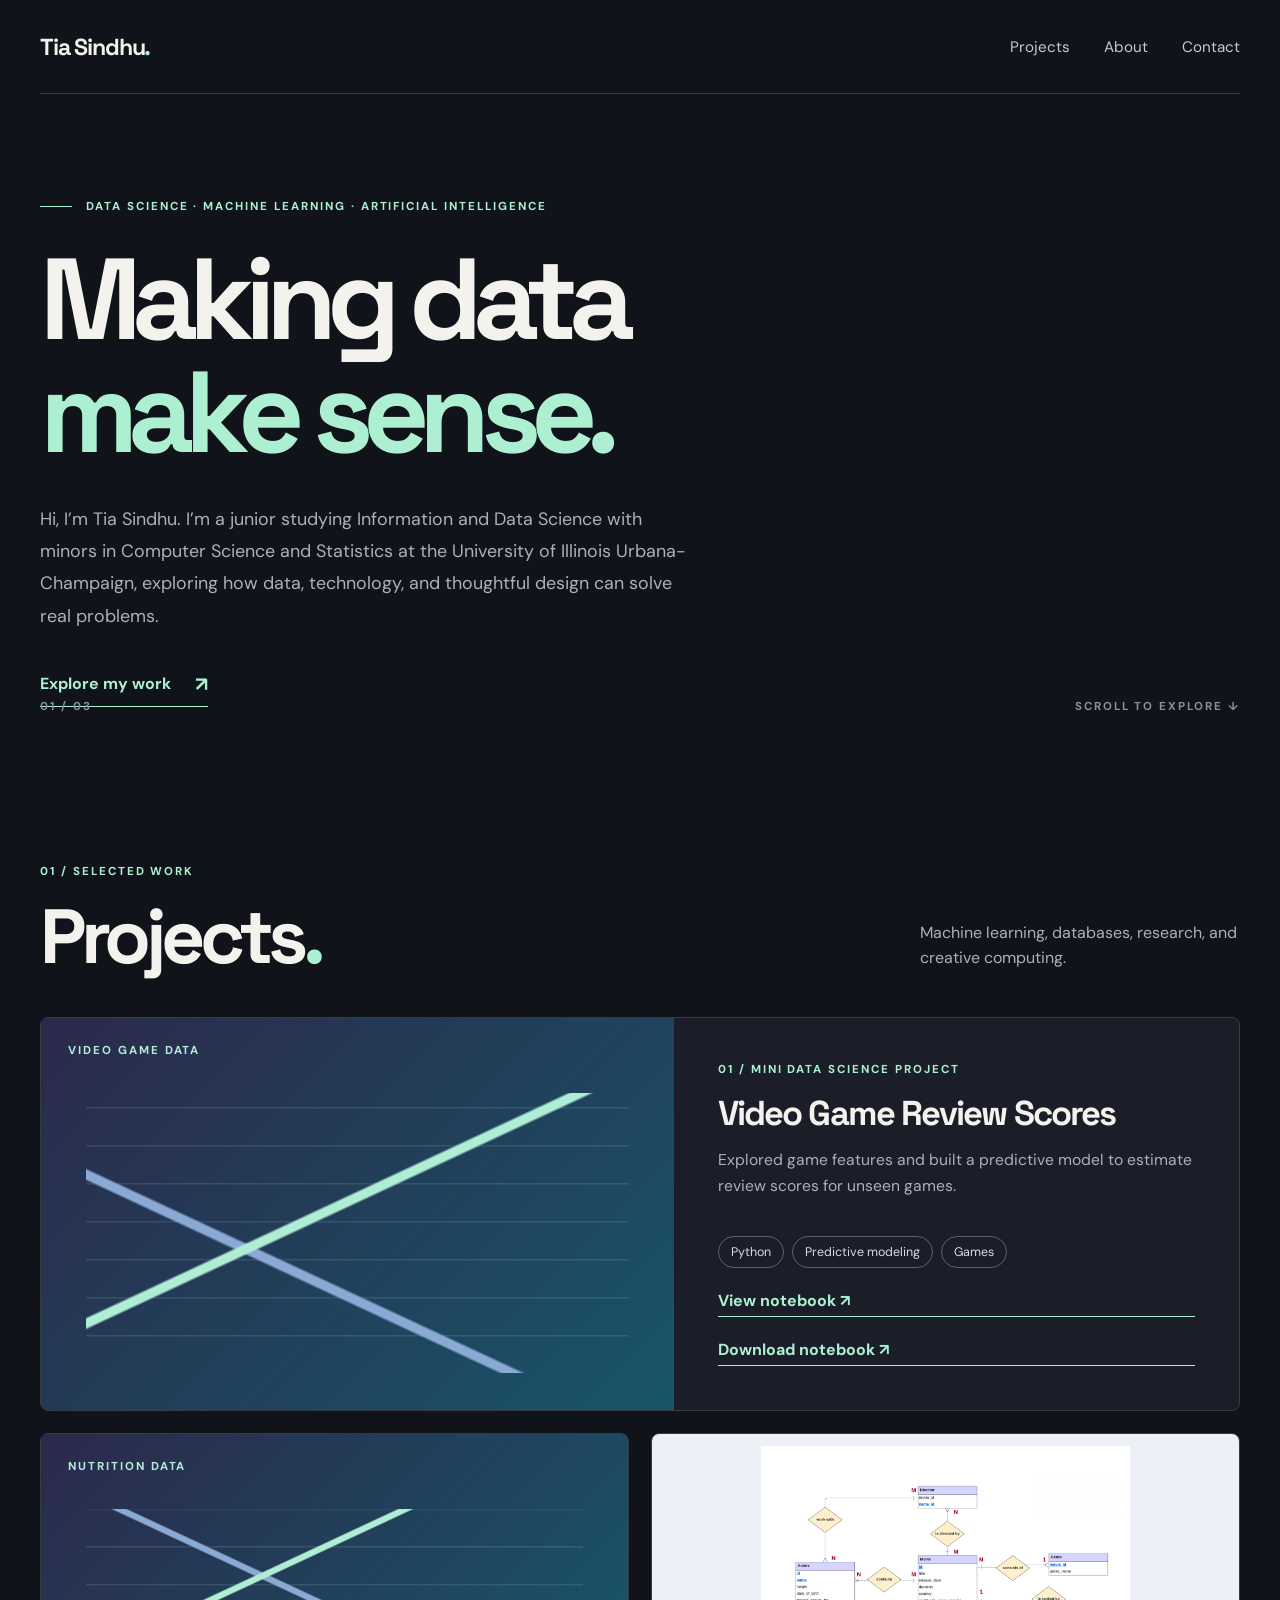
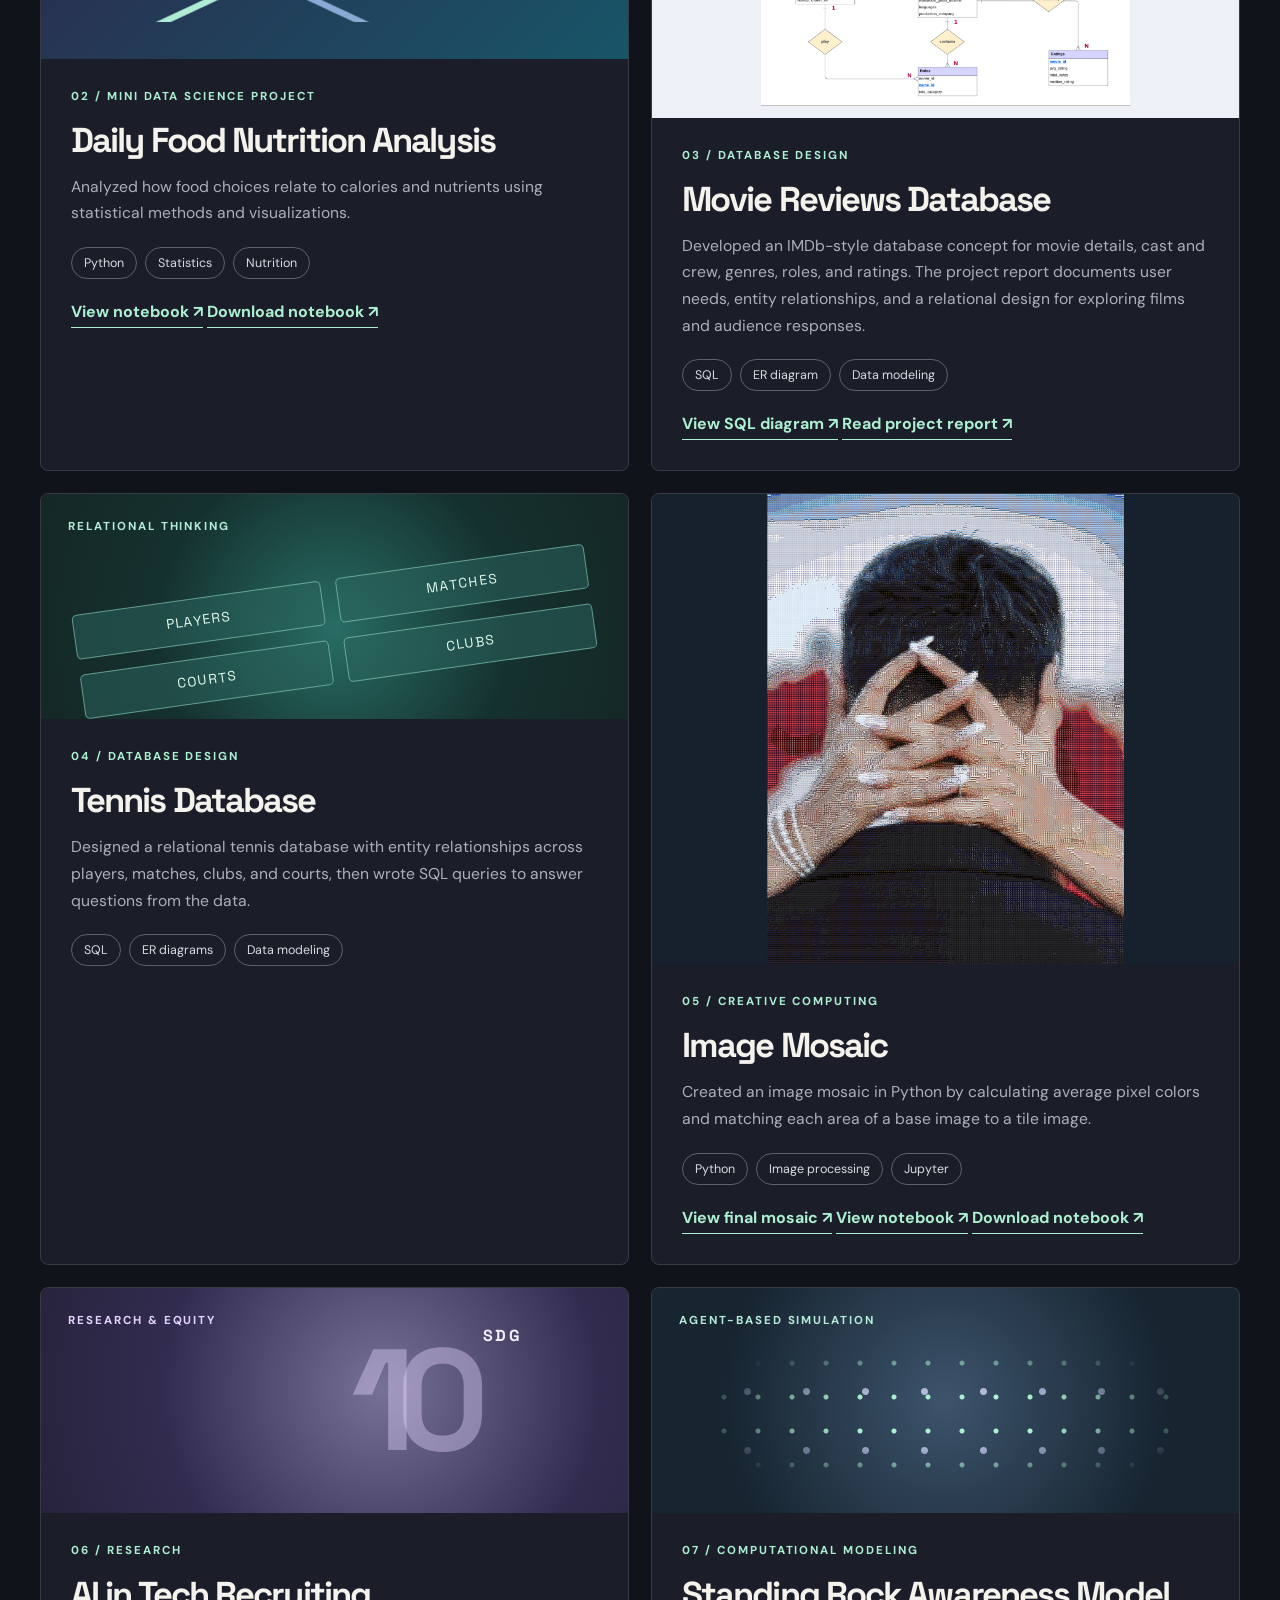
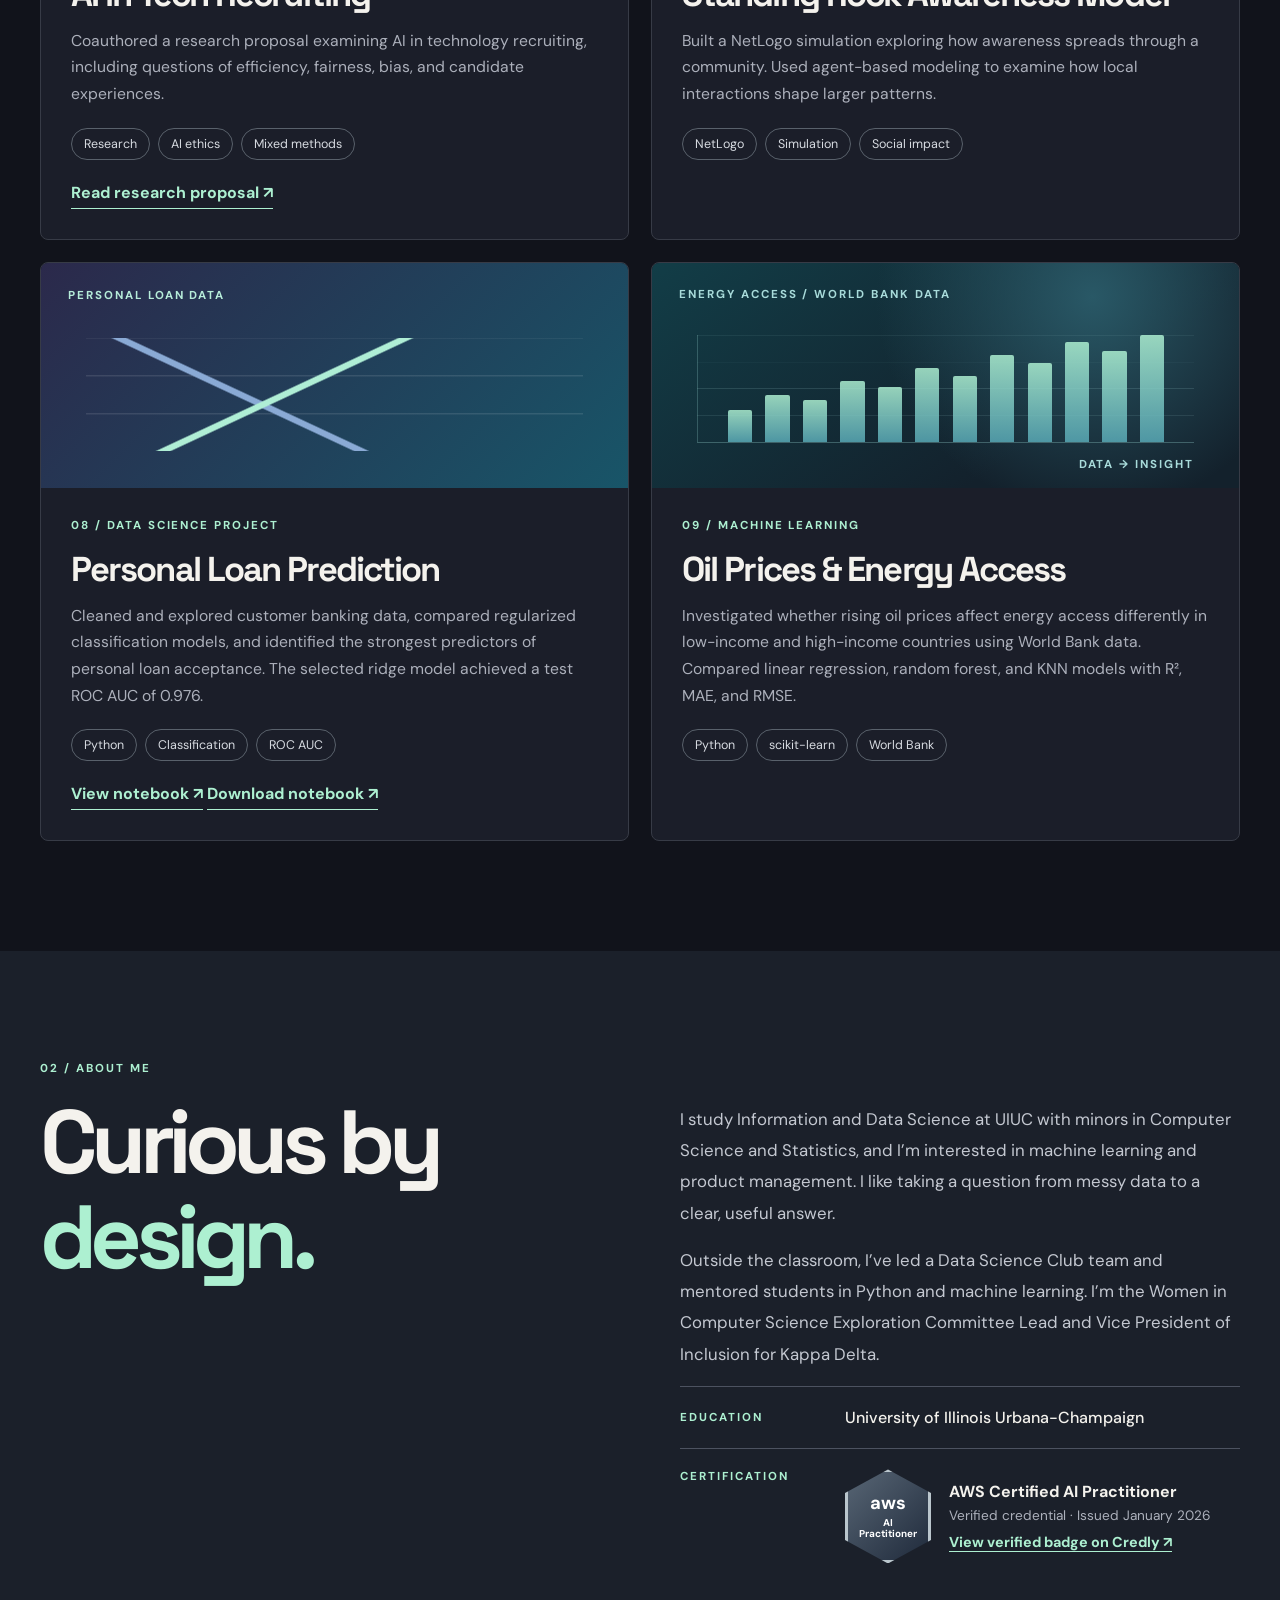
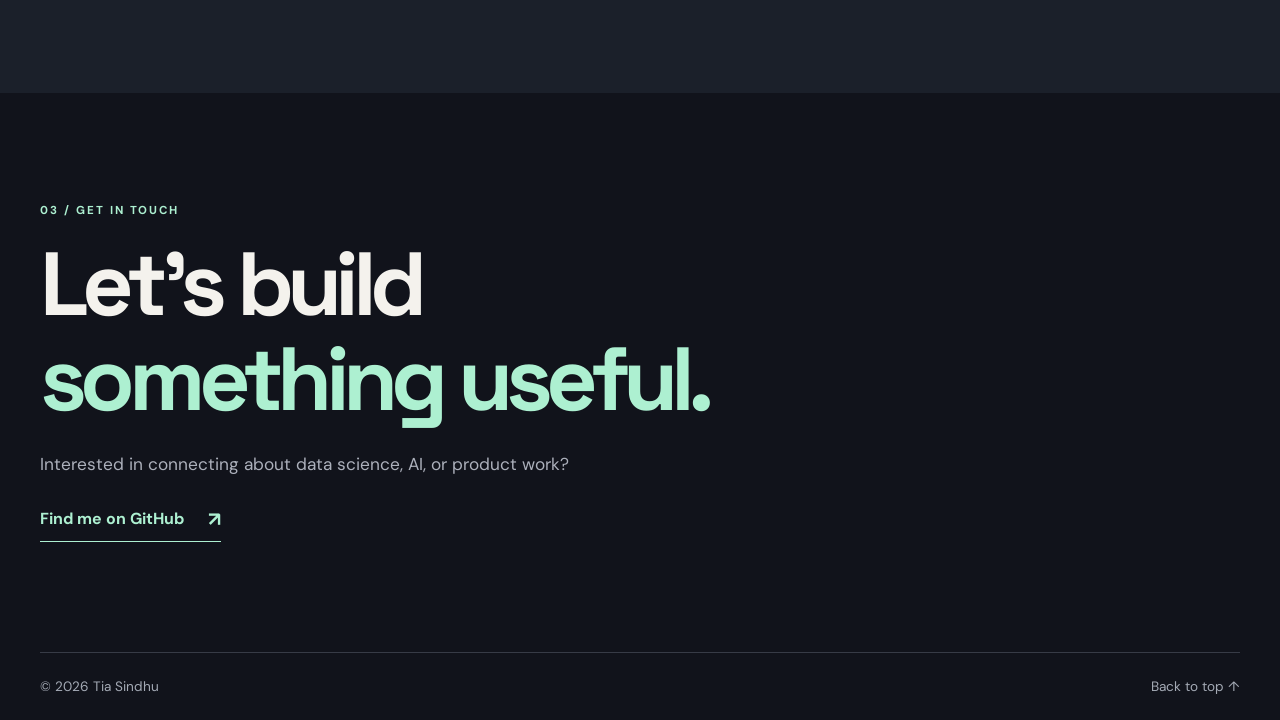
<file: index.html>
<!doctype html>
<html lang="en">
<head>
  <meta charset="utf-8">
  <meta name="viewport" content="width=device-width, initial-scale=1">
  <meta name="theme-color" content="#11131b">
  <meta name="description" content="Tia Sindhu's portfolio: data science, machine learning, research, and creative computing projects.">
  <title>Tia Sindhu — Portfolio</title>
  <link rel="stylesheet" href="styles.css">
</head>
<body>
  <a class="skip" href="#main">Skip to content</a>
  <header class="site-header wrap">
    <a class="wordmark" href="#top" aria-label="Tia Sindhu, back to top">Tia Sindhu<span class="mark">.</span></a>
    <nav aria-label="Main navigation"><a href="#projects">Projects</a><a href="#about">About</a><a href="#contact">Contact</a></nav>
  </header>
  <main id="main">
    <section class="hero wrap" id="top" aria-labelledby="hero-title">
      <div class="eyebrow"><span class="line"></span> DATA SCIENCE · MACHINE LEARNING · ARTIFICIAL INTELLIGENCE</div>
      <h1 id="hero-title">Making data<br><em>make sense.</em></h1>
      <p>Hi, I’m Tia Sindhu. I’m a junior studying Information and Data Science with minors in Computer Science and Statistics at the University of Illinois Urbana-Champaign, exploring how data, technology, and thoughtful design can solve real problems.</p>
      <a class="primary-link" href="#projects">Explore my work <span aria-hidden="true">↗</span></a>
      <div class="hero-index" aria-hidden="true">01 / 03 <span>SCROLL TO EXPLORE ↓</span></div>
    </section>
    <section class="projects section wrap" id="projects" aria-labelledby="projects-title">
      <div class="section-heading"><div><p class="kicker">01 / SELECTED WORK</p><h2 id="projects-title">Projects<span class="mark">.</span></h2></div><p>Machine learning, databases, research, and creative computing.</p></div>
      <div class="project-grid">
        <article class="project feature"><div class="visual visual-stats" aria-hidden="true"><div class="visual-label">VIDEO GAME DATA</div><div class="stats-lines"></div></div><div class="project-body"><p class="project-number">01 / MINI DATA SCIENCE PROJECT</p><h3>Video Game Review Scores</h3><p>Explored game features and built a predictive model to estimate review scores for unseen games.</p><div class="tags"><span>Python</span><span>Predictive modeling</span><span>Games</span></div><a class="project-link" href="projects/video-game-review-scores.html" target="_blank" rel="noopener">View notebook ↗</a> <a class="project-link" href="projects/video-game-review-scores.ipynb" download>Download notebook ↗</a></div></article>
        <article class="project"><div class="visual visual-stats" aria-hidden="true"><div class="visual-label">NUTRITION DATA</div><div class="stats-lines"></div></div><div class="project-body"><p class="project-number">02 / MINI DATA SCIENCE PROJECT</p><h3>Daily Food Nutrition Analysis</h3><p>Analyzed how food choices relate to calories and nutrients using statistical methods and visualizations.</p><div class="tags"><span>Python</span><span>Statistics</span><span>Nutrition</span></div><a class="project-link" href="projects/daily-food-nutrition.html" target="_blank" rel="noopener">View notebook ↗</a> <a class="project-link" href="projects/daily-food-nutrition.ipynb" download>Download notebook ↗</a></div></article>
        <article class="project"><div class="visual visual-movie-db"><img src="projects/movie-database-erd.png" alt="Entity relationship diagram showing Movie, Actors, Director, Genre, Ratings, and Roles tables and their connections" loading="lazy"></div><div class="project-body"><p class="project-number">03 / DATABASE DESIGN</p><h3>Movie Reviews Database</h3><p>Developed an IMDb-style database concept for movie details, cast and crew, genres, roles, and ratings. The project report documents user needs, entity relationships, and a relational design for exploring films and audience responses.</p><div class="tags"><span>SQL</span><span>ER diagram</span><span>Data modeling</span></div><a class="project-link" href="projects/movie-database-erd.png" target="_blank" rel="noopener">View SQL diagram ↗</a> <a class="project-link" href="projects/movie-database-report.pdf" target="_blank" rel="noopener">Read project report ↗</a></div></article>
        <article class="project"><div class="visual visual-sql" aria-hidden="true"><div class="visual-label">RELATIONAL THINKING</div><div class="schema"><span>PLAYERS</span><span>MATCHES</span><span>COURTS</span><span>CLUBS</span></div></div><div class="project-body"><p class="project-number">04 / DATABASE DESIGN</p><h3>Tennis Database</h3><p>Designed a relational tennis database with entity relationships across players, matches, clubs, and courts, then wrote SQL queries to answer questions from the data.</p><div class="tags"><span>SQL</span><span>ER diagrams</span><span>Data modeling</span></div></div></article>
        <article class="project"><div class="visual visual-mosaic"><img src="projects/image-mosaic-final.png" alt="Finished photo mosaic portrait assembled from small image tiles" loading="lazy"></div><div class="project-body"><p class="project-number">05 / CREATIVE COMPUTING</p><h3>Image Mosaic</h3><p>Created an image mosaic in Python by calculating average pixel colors and matching each area of a base image to a tile image.</p><div class="tags"><span>Python</span><span>Image processing</span><span>Jupyter</span></div><a class="project-link" href="projects/image-mosaic-final.png" target="_blank" rel="noopener">View final mosaic ↗</a> <a class="project-link" href="projects/image-mosaic.html" target="_blank" rel="noopener">View notebook ↗</a> <a class="project-link" href="projects/image-mosaic.ipynb" download>Download notebook ↗</a></div></article>
        <article class="project"><div class="visual visual-research" aria-hidden="true"><div class="visual-label">RESEARCH & EQUITY</div><div class="research-shape">10<span>SDG</span></div></div><div class="project-body"><p class="project-number">06 / RESEARCH</p><h3>AI in Tech Recruiting</h3><p>Coauthored a research proposal examining AI in technology recruiting, including questions of efficiency, fairness, bias, and candidate experiences.</p><div class="tags"><span>Research</span><span>AI ethics</span><span>Mixed methods</span></div><a class="project-link" href="projects/ai-recruiting-research.pdf" target="_blank" rel="noopener">Read research proposal ↗</a></div></article>
        <article class="project"><div class="visual visual-sim" aria-hidden="true"><div class="visual-label">AGENT-BASED SIMULATION</div><div class="sim-grid"></div></div><div class="project-body"><p class="project-number">07 / COMPUTATIONAL MODELING</p><h3>Standing Rock Awareness Model</h3><p>Built a NetLogo simulation exploring how awareness spreads through a community. Used agent-based modeling to examine how local interactions shape larger patterns.</p><div class="tags"><span>NetLogo</span><span>Simulation</span><span>Social impact</span></div></div></article>
        <article class="project"><div class="visual visual-stats" aria-hidden="true"><div class="visual-label">PERSONAL LOAN DATA</div><div class="stats-lines"></div></div><div class="project-body"><p class="project-number">08 / DATA SCIENCE PROJECT</p><h3>Personal Loan Prediction</h3><p>Cleaned and explored customer banking data, compared regularized classification models, and identified the strongest predictors of personal loan acceptance. The selected ridge model achieved a test ROC AUC of 0.976.</p><div class="tags"><span>Python</span><span>Classification</span><span>ROC AUC</span></div><a class="project-link" href="projects/personal-loan-prediction.html" target="_blank" rel="noopener">View notebook ↗</a> <a class="project-link" href="projects/personal-loan-prediction.ipynb" download>Download notebook ↗</a></div></article>
        <article class="project"><div class="visual visual-oil" aria-hidden="true"><div class="axis-label">ENERGY ACCESS / WORLD BANK DATA</div><div class="data-graphic"><div class="data-bars"><i style="--h:30%"></i><i style="--h:44%"></i><i style="--h:39%"></i><i style="--h:57%"></i><i style="--h:51%"></i><i style="--h:69%"></i><i style="--h:61%"></i><i style="--h:81%"></i><i style="--h:74%"></i><i style="--h:93%"></i><i style="--h:85%"></i><i style="--h:100%"></i></div><span class="graphic-caption">DATA → INSIGHT</span></div></div><div class="project-body"><p class="project-number">09 / MACHINE LEARNING</p><h3>Oil Prices & Energy Access</h3><p>Investigated whether rising oil prices affect energy access differently in low-income and high-income countries using World Bank data. Compared linear regression, random forest, and KNN models with R², MAE, and RMSE.</p><div class="tags"><span>Python</span><span>scikit-learn</span><span>World Bank</span></div></div></article>
      </div>
    </section>
    <section class="about section" id="about" aria-labelledby="about-title"><div class="wrap about-grid"><div><p class="kicker">02 / ABOUT ME</p><h2 id="about-title">Curious by<br><em>design.</em></h2></div><div class="about-copy"><p>I study Information and Data Science at UIUC with minors in Computer Science and Statistics, and I’m interested in machine learning and product management. I like taking a question from messy data to a clear, useful answer.</p><p>Outside the classroom, I’ve led a Data Science Club team and mentored students in Python and machine learning. I’m the Women in Computer Science Exploration Committee Lead and Vice President of Inclusion for Kappa Delta.</p><div class="credential"><span>EDUCATION</span><strong>University of Illinois Urbana-Champaign</strong></div><div class="credential credential-cert"><span>CERTIFICATION</span><div class="cert-detail"><div class="cert-badge" aria-hidden="true"><b>aws</b><small>AI<br>Practitioner</small></div><div><strong>AWS Certified AI Practitioner</strong><p>Verified credential · Issued January 2026</p><a href="https://www.credly.com/badges/084a5f65-b0e1-4ff9-935c-55d8750cf41b" target="_blank" rel="noopener noreferrer">View verified badge on Credly ↗</a></div></div></div></div></div></section>
    <section class="contact section wrap" id="contact" aria-labelledby="contact-title"><p class="kicker">03 / GET IN TOUCH</p><h2 id="contact-title">Let’s build<br><em>something useful.</em></h2><p>Interested in connecting about data science, AI, or product work?</p><a class="primary-link" href="https://github.com/tia-sindhu" target="_blank" rel="noopener noreferrer">Find me on GitHub <span aria-hidden="true">↗</span></a></section>
  </main>
  <footer class="footer wrap"><span>© <span id="year">2026</span> Tia Sindhu</span><a href="#top">Back to top ↑</a></footer>
  <script src="script.js" defer></script>
</body>
</html>
</file>
<file: styles.css>
@import url('https://fonts.googleapis.com/css2?family=DM+Sans:wght@400;500;600;700&family=Space+Grotesk:wght@400;500;600;700&display=swap');
:root{color-scheme:dark;--bg:#11131b;--surface:#1b1e29;--ink:#f4f2ed;--muted:#acb0bb;--accent:#adf0d1;--border:#373b46;font-family:'DM Sans',Arial,sans-serif}*{box-sizing:border-box}html{scroll-behavior:smooth}body{margin:0;background:var(--bg);color:var(--ink)}a{color:inherit;text-decoration:none}a:focus-visible{outline:2px solid var(--accent);outline-offset:5px}.wrap{width:min(1200px,calc(100% - 64px));margin-inline:auto}.skip{position:absolute;left:-9999px;top:12px;background:var(--accent);color:#111;padding:10px;z-index:10}.skip:focus{left:16px}.site-header{min-height:94px;display:flex;align-items:center;justify-content:space-between;border-bottom:1px solid var(--border)}.wordmark{font-family:'Space Grotesk',sans-serif;font-size:1.45rem;font-weight:700;letter-spacing:-.05em}.mark{color:var(--accent)}nav{display:flex;gap:34px;color:#c6c9d1;font-size:.95rem}nav a:hover,.footer a:hover{color:var(--accent)}.hero{position:relative;min-height:660px;padding-top:105px}.eyebrow,.kicker,.project-number,.visual-label,.axis-label,.graphic-caption,.credential span,.hero-index{font-size:.72rem;font-weight:700;letter-spacing:.17em}.eyebrow{display:flex;align-items:center;gap:14px;color:var(--accent)}.line{width:32px;height:1px;background:var(--accent)}h1,h2,h3,p{margin-top:0}h1,h2,h3{font-family:'Space Grotesk',sans-serif}h1{font-size:clamp(4.5rem,9vw,8.8rem);line-height:.98;letter-spacing:-.085em;margin:30px 0 33px}h1 em,h2 em{font-style:normal;color:var(--accent)}.hero>p{font-size:1.12rem;line-height:1.8;color:var(--muted);max-width:660px;margin-bottom:30px}.primary-link{display:inline-flex;align-items:center;gap:24px;border-bottom:1px solid var(--accent);padding:9px 0;color:var(--accent);font-weight:700}.primary-link span{font-size:1.25rem;transition:transform .2s}.primary-link:hover span{transform:translate(3px,-3px)}.hero-index{position:absolute;bottom:40px;left:0;right:0;display:flex;justify-content:space-between;color:#89909c}.section{padding-block:110px}.section-heading{display:flex;justify-content:space-between;align-items:end;gap:30px;margin-bottom:42px}.kicker{color:var(--accent);margin-bottom:19px}.section-heading h2{font-size:clamp(3.2rem,6vw,5rem);letter-spacing:-.07em;line-height:1;margin-bottom:0}.section-heading>p{max-width:320px;color:var(--muted);line-height:1.6;margin-bottom:4px}.project-grid{display:grid;grid-template-columns:repeat(2,minmax(0,1fr));gap:22px}.project{border:1px solid var(--border);background:var(--surface);overflow:hidden;border-radius:8px}.feature{grid-column:1/-1;display:grid;grid-template-columns:1.12fr 1fr}.visual{min-height:225px;position:relative;overflow:hidden}.feature .visual{min-height:330px}.visual-oil{background:radial-gradient(circle at 75% 15%,#295866 0,transparent 45%),linear-gradient(145deg,#123d47,#13212c 70%)}.axis-label{position:absolute;top:24px;left:27px;color:#a8dbda}.data-graphic{position:absolute;inset:72px 45px 45px;border-left:1px solid #8ecac648;border-bottom:1px solid #8ecac648;background:repeating-linear-gradient(to top,transparent 0,transparent calc(25% - 1px),#c8ffff20 25%)}.data-bars{height:100%;display:flex;align-items:end;gap:3%;padding:0 6%}.data-bars i{height:var(--h);flex:1;background:linear-gradient(#adefd1,#58a9b6);opacity:.85;border-radius:2px 2px 0 0}.graphic-caption{position:absolute;bottom:-30px;right:0;color:#a8dbda}.visual-sql{background:radial-gradient(circle at 50% 60%,#286d64,#15312f 55%,#142724)}.visual-label{position:absolute;top:25px;left:27px;color:#b6ecd9}.schema{position:absolute;inset:85px 35px 35px;display:grid;grid-template-columns:1fr 1fr;gap:15px;transform:rotate(-8deg)}.schema span{display:grid;place-items:center;border:1px solid #9de6cd88;background:#2b645e88;color:#e2fbee;border-radius:5px;font-family:'Space Grotesk';font-size:.85rem;letter-spacing:.1em}.visual-research{background:radial-gradient(circle at 58% 45%,#777195,#322c50 60%,#27233c)}.visual-research .visual-label{color:#e4d4ff}.research-shape{position:absolute;right:18%;top:40px;font-family:'Space Grotesk';font-weight:700;font-size:9rem;line-height:1;color:#e6d8ff66;letter-spacing:-.14em}.research-shape span{font-size:1rem;letter-spacing:.16em;vertical-align:top;margin-left:14px;color:#f6edff}.visual-sim{background:radial-gradient(circle,#3d546c,#172531 70%)}.sim-grid{position:absolute;inset:58px 55px 28px;background-image:radial-gradient(circle,#adf0d1 2px,transparent 3px),radial-gradient(circle,#b0bad9 3px,transparent 4px);background-size:34px 34px,59px 59px;background-position:0 0,11px 16px;mask-image:radial-gradient(ellipse,#000 30%,transparent 80%)}.project-body{padding:30px}.feature .project-body{display:flex;flex-direction:column;justify-content:center;padding:44px}.project-number{color:var(--accent);margin-bottom:14px}.project h3{font-size:clamp(1.5rem,2.7vw,2.2rem);letter-spacing:-.055em;margin-bottom:12px}.project-body>p:not(.project-number){color:var(--muted);line-height:1.7;font-size:.98rem;max-width:570px}.tags{display:flex;gap:8px;flex-wrap:wrap;margin-top:20px}.tags span{font-size:.78rem;color:#d7dbe1;border:1px solid #59616b;border-radius:99px;padding:7px 12px}.about{background:#1b202a}.about-grid{display:grid;grid-template-columns:1fr 1fr;gap:80px}.about h2,.contact h2{font-size:clamp(3.5rem,7vw,6.7rem);line-height:1.06;letter-spacing:-.075em}.about-copy{padding-top:43px}.about-copy>p{font-size:1.05rem;line-height:1.85;color:#c4c8d1}.credential{border-top:1px solid #4c5260;padding:20px 0;display:grid;grid-template-columns:145px 1fr;gap:20px;align-items:center}.credential span{color:var(--accent)}.credential strong{font-weight:500}.contact{min-height:550px}.contact h2{margin-bottom:23px}.contact>p:not(.kicker){font-size:1.08rem;color:var(--muted);line-height:1.7}.footer{border-top:1px solid var(--border);padding-block:25px;display:flex;justify-content:space-between;color:#a4aab5;font-size:.85rem}@media(max-width:800px){.hero{min-height:610px;padding-top:95px}.feature{grid-template-columns:1fr}.feature .visual{min-height:260px}.about-grid{gap:25px}.credential{grid-template-columns:1fr;gap:8px}}@media(max-width:600px){.wrap{width:min(100% - 36px,1200px)}.site-header{min-height:78px}.wordmark{font-size:1.15rem}nav{gap:16px;font-size:.82rem}.hero{min-height:610px;padding-top:96px}h1{font-size:clamp(3.55rem,15vw,5.4rem);margin:25px 0}.hero>p{font-size:1rem;line-height:1.7}.hero-index span{display:none}.section{padding-block:78px}.section-heading{display:block}.section-heading>p{margin-top:16px}.project-grid{grid-template-columns:1fr}.feature{grid-column:auto}.feature .project-body,.project-body{padding:24px}.feature .visual{min-height:245px}.visual{min-height:210px}.about-grid{grid-template-columns:1fr}.about-copy{padding-top:0}.contact{min-height:490px}.credential{grid-template-columns:1fr}.research-shape{font-size:7rem}}@media(prefers-reduced-motion:reduce){html{scroll-behavior:auto}*{transition:none!important}}

.project-link{display:inline-block;margin-top:22px;color:var(--accent);font-weight:700;border-bottom:1px solid var(--accent);padding-bottom:5px}.project-link:hover{color:#fff}.visual-mosaic{background:#253e54}.mosaic-pattern{position:absolute;inset:62px 55px 28px;background:conic-gradient(from 40deg,#acefd1,#50adb4,#957eca,#e5a8a6,#acefd1);filter:blur(1px);opacity:.75;mask-image:repeating-linear-gradient(90deg,#000 0 18px,transparent 18px 20px)}.visual-stats{background:linear-gradient(135deg,#2b294b,#185568)}.stats-lines{position:absolute;inset:75px 45px 37px;background:linear-gradient(155deg,transparent 42%,#afeed5 42.5%,#afeed5 44%,transparent 44.5%),linear-gradient(25deg,transparent 36%,#8aaad5 36.5%,#8aaad5 38%,transparent 38.5%),repeating-linear-gradient(0deg,transparent 0 36px,#ffffff1b 37px 38px)}

.visual-movie-db{background:#eef0f8;display:flex;align-items:center;justify-content:center;padding:12px}.visual-movie-db img{width:100%;height:100%;max-height:260px;object-fit:contain;display:block}

.visual-mosaic{background:#17212d;display:flex;align-items:center;justify-content:center}.visual-mosaic img{display:block;width:100%;height:100%;max-height:470px;object-fit:contain}

.cert-detail{display:flex;align-items:center;gap:18px}.cert-detail strong{display:block;font-weight:700}.cert-detail p{margin:5px 0 7px;color:var(--muted);font-size:.85rem}.cert-detail a{color:var(--accent);font-size:.9rem;font-weight:700;border-bottom:1px solid currentColor}.cert-detail a:hover{color:#fff}.cert-badge{width:86px;height:94px;flex:0 0 86px;clip-path:polygon(50% 0,100% 25%,100% 75%,50% 100%,0 75%,0 25%);background:linear-gradient(135deg,#576574,#202b3c);border:3px solid #bac6cd;display:flex;flex-direction:column;align-items:center;justify-content:center;color:#fff;text-align:center;line-height:1.1}.cert-badge b{font-size:1.15rem}.cert-badge small{font-size:.62rem;font-weight:700;margin-top:4px}.credential-cert{align-items:start}@media(max-width:600px){.cert-detail{gap:12px}.cert-badge{width:72px;height:79px;flex-basis:72px}}
</file>
